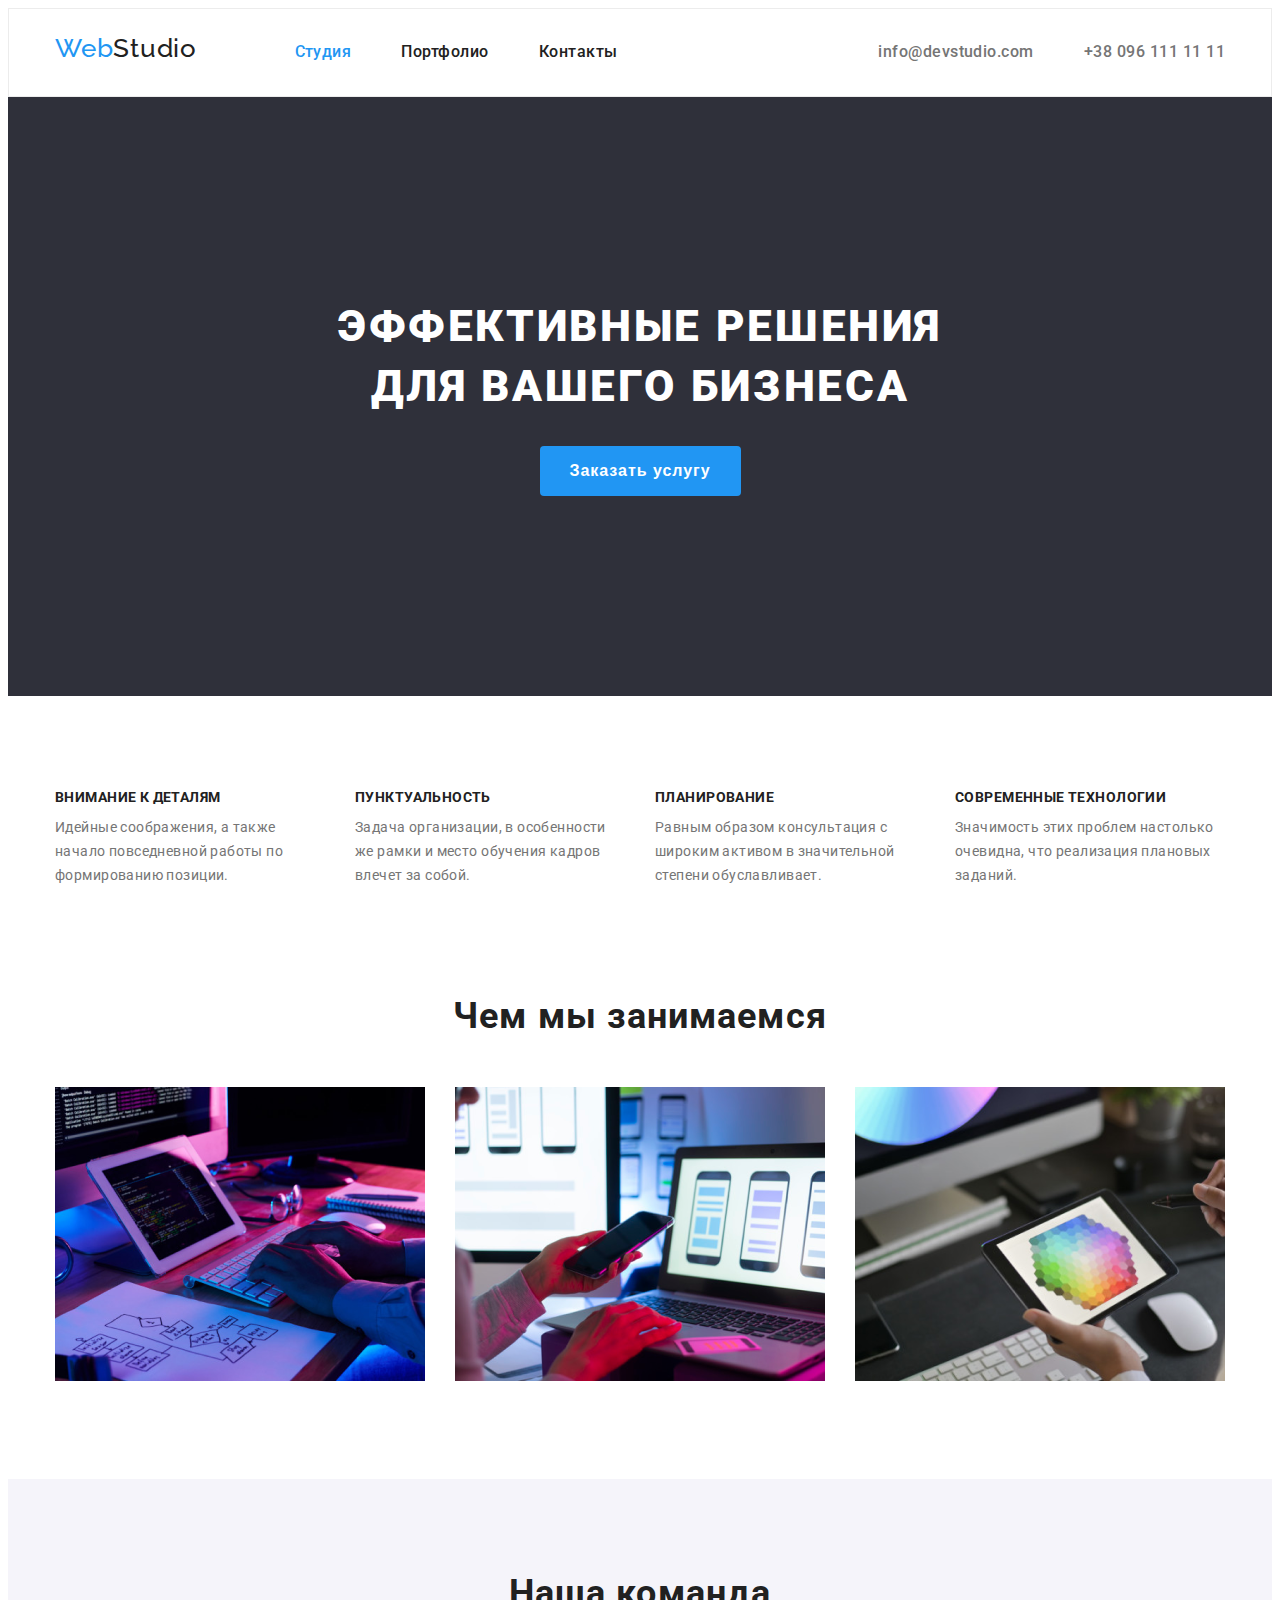
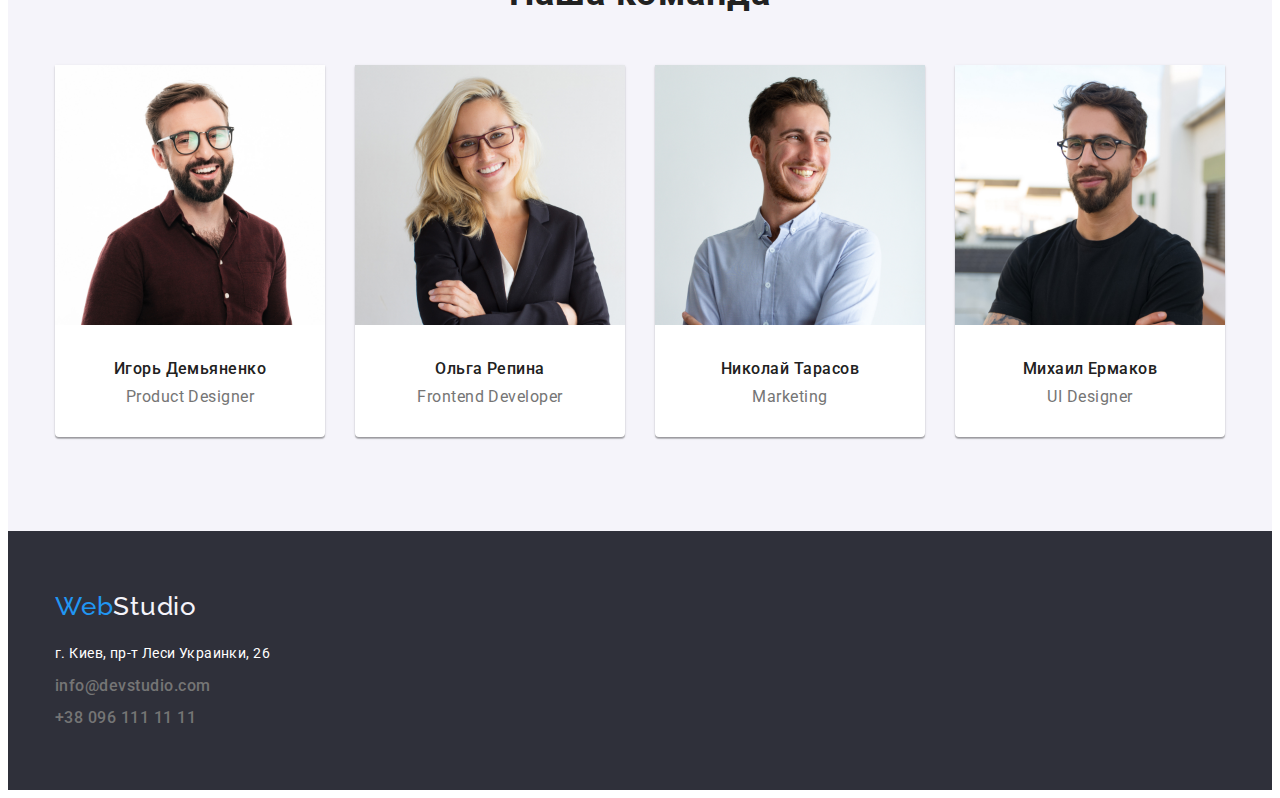
<file: index.html>
<!DOCTYPE html>
<html lang="ru">
  <head>
    <meta charset="UTF-8" />
    <meta name="viewport" content="width=device-width, initial-scale=1.0" />
    <title>WebStudio</title>
    <link rel="preconnect" href="https://fonts.gstatic.com" />
    <link
      href="https://fonts.googleapis.com/css2?family=Raleway:wght@700&family=Roboto:wght@400;500;700;900&display=swap"
      rel="stylesheet"
    />
    <link
      rel="stylesheet"
      href="https://cdnjs.cloudflare.com/ajax/libs/modern-normalize/1.0.0/modern-normalize.min.css"
      integrity="sha512-ISS7cAi1PEhQ8jnbJpJZMd29NlhNj4AWYyLOSp2CE/CsHxTCu+r+t0D2yoJudVrd0/8fTVPUVDzY5Tvli75u/g=="
      crossorigin="anonymous"
    />
    <link rel="stylesheet" href="css/styles.css" />
  </head>
  <body>
    <!--Шапка сайта-->
    <header class="page-header">
      <div class="container">
        <nav class="nav">
          <a class="link logo" href="./index.html"
            ><span class="logo-part">Web</span>Studio</a
          >
          <ul class="nav list">
            <li class="nav-item">
              <a class="link nav current" href="./index.html">Студия</a>
            </li>
            <li class="nav-item">
              <a class="link nav" href="./portfolio.html">Портфолио</a>
            </li>
            <li class="nav-item"><a class="link nav" href="">Кoнтакты</a></li>
          </ul>
        </nav>
        <ul class="list contacts">
          <li class="contacts-item">
            <a class="link" href="mailto:info@devstudio.com"
              >info@devstudio.com</a
            >
          </li>
          <li class="contacts-item">
            <a class="link" href="tel:+380961111111">+38 096 111 11 11</a>
          </li>
        </ul>
      </div>
    </header>

    <main>
      <!-- Hero section -->
      <section class="dark-bg hero-section">
        <div class="container hero-container">
          <h1 class="title">
            Эффективные решения <br />
            для вашего бизнеса
          </h1>
          <button type="button" class="button">Заказать услугу</button>
        </div>
      </section>
      <!-- Особенности -->
      <section class="section">
        <div class="container">
          <h2 class="hidden-title">Особенности</h2>
          <ul class="list card-set">
            <li class="features-item">
              <h3 class="title-features">Внимание к деталям</h3>
              <p class="text">
                Идейные соображения, а также начало повседневной работы по
                формированию позиции.
              </p>
            </li>
            <li class="features-item">
              <h3 class="title-features">Пунктуальность</h3>
              <p class="text">
                Задача организации, в особенности же рамки и место обучения
                кадров влечет за собой.
              </p>
            </li>
            <li class="features-item">
              <h3 class="title-features">Планирование</h3>
              <p class="text">
                Равным образом консультация с широким активом в значительной
                степени обуславливает.
              </p>
            </li>
            <li class="features-item">
              <h3 class="title-features">Современные технологии</h3>
              <p class="text">
                Значимость этих проблем настолько очевидна, что реализация
                плановых заданий.
              </p>
            </li>
          </ul>
        </div>
      </section>
      <!-- Чем мы занимаемся -->
      <section class="section gallery">
        <div class="container">
          <h2 class="second-title">Чем мы занимаемся</h2>
          <ul class="list card-set">
            <li class="gallery-item">
              <img
                width="370"
                src="./images/img.png"
                alt="компьютер и планшет"
              />
            </li>
            <li class="gallery-item">
              <img width="370" src="./images/img2.png" alt="Компьютер" />
            </li>
            <li class="gallery-item">
              <img width="370" src="./images/img3.png" alt="планшет" />
            </li>
          </ul>
        </div>
      </section>
      <!--Наша комнада-->
      <section class="section team">
        <div class="container">
          <h2 class="second-title">Наша команда</h2>
          <ul class="list card-set">
            <li class="team-cards">
              <img
                width="270"
                src="./images/demyanenko.jpg"
                alt="Фото Игоря Демьяненко"
              />
              <div class="card-text">
              <h3 class="team-names">Игорь Демьяненко</h3>
              <p class="position">Product Designer</p>
              </div>
            </li>
            <li class="team-cards">
              <img
                width="270"
                src="./images/repina.jpg"
                alt="Фото Ольги Репиной"
              />
              <div class="card-text">
              <h3 class="team-names">Ольга Репина</h3>
              <p class="position">Frontend Developer</p>
              </div>
              </li>
            </li>
            <li class="team-cards">
              <img
                width="270"
                src="./images/tarasov.jpg"
                alt="Фото Николая Тарасова"
              />
              <div class="card-text">
              <h3 class="team-names">Николай Тарасов</h3>
              <p class="position">Marketing</p>
              </div>
            </li>
            <li class="team-cards">
              <img
                width="270"
                src="./images/yermakov.jpg"
                alt="Фото Михаила Ермакова"
              />
              <div class="card-text">
              <h3 class="team-names">Михаил Ермаков</h3>
              <p class="position">UI Designer</p>
              </div>
            </li>
          </ul>
        </div>
      </section>
    </main>
    <footer class="dark-bg footer">
      <div class="container">
        <a class="link logo white" href="./index.html"
          ><span class="logo-part">Web</span>Studio</a
        >
        <address class="address">
          <p class="text address">г. Киев, пр-т Леси Украинки, 26</p>
          <ul class="list">
            <li class="footer-item">
              <a class="link" href="mailto:info@devstudio.com"
                >info@devstudio.com</a
              >
            </li>
            <li class="footer-item">
              <a class="link" href="tel:+380961111111">+38 096 111 11 11</a>
            </li>
          </ul>
        </address>
      </div>
    </footer>
  </body>
</html>
</file>
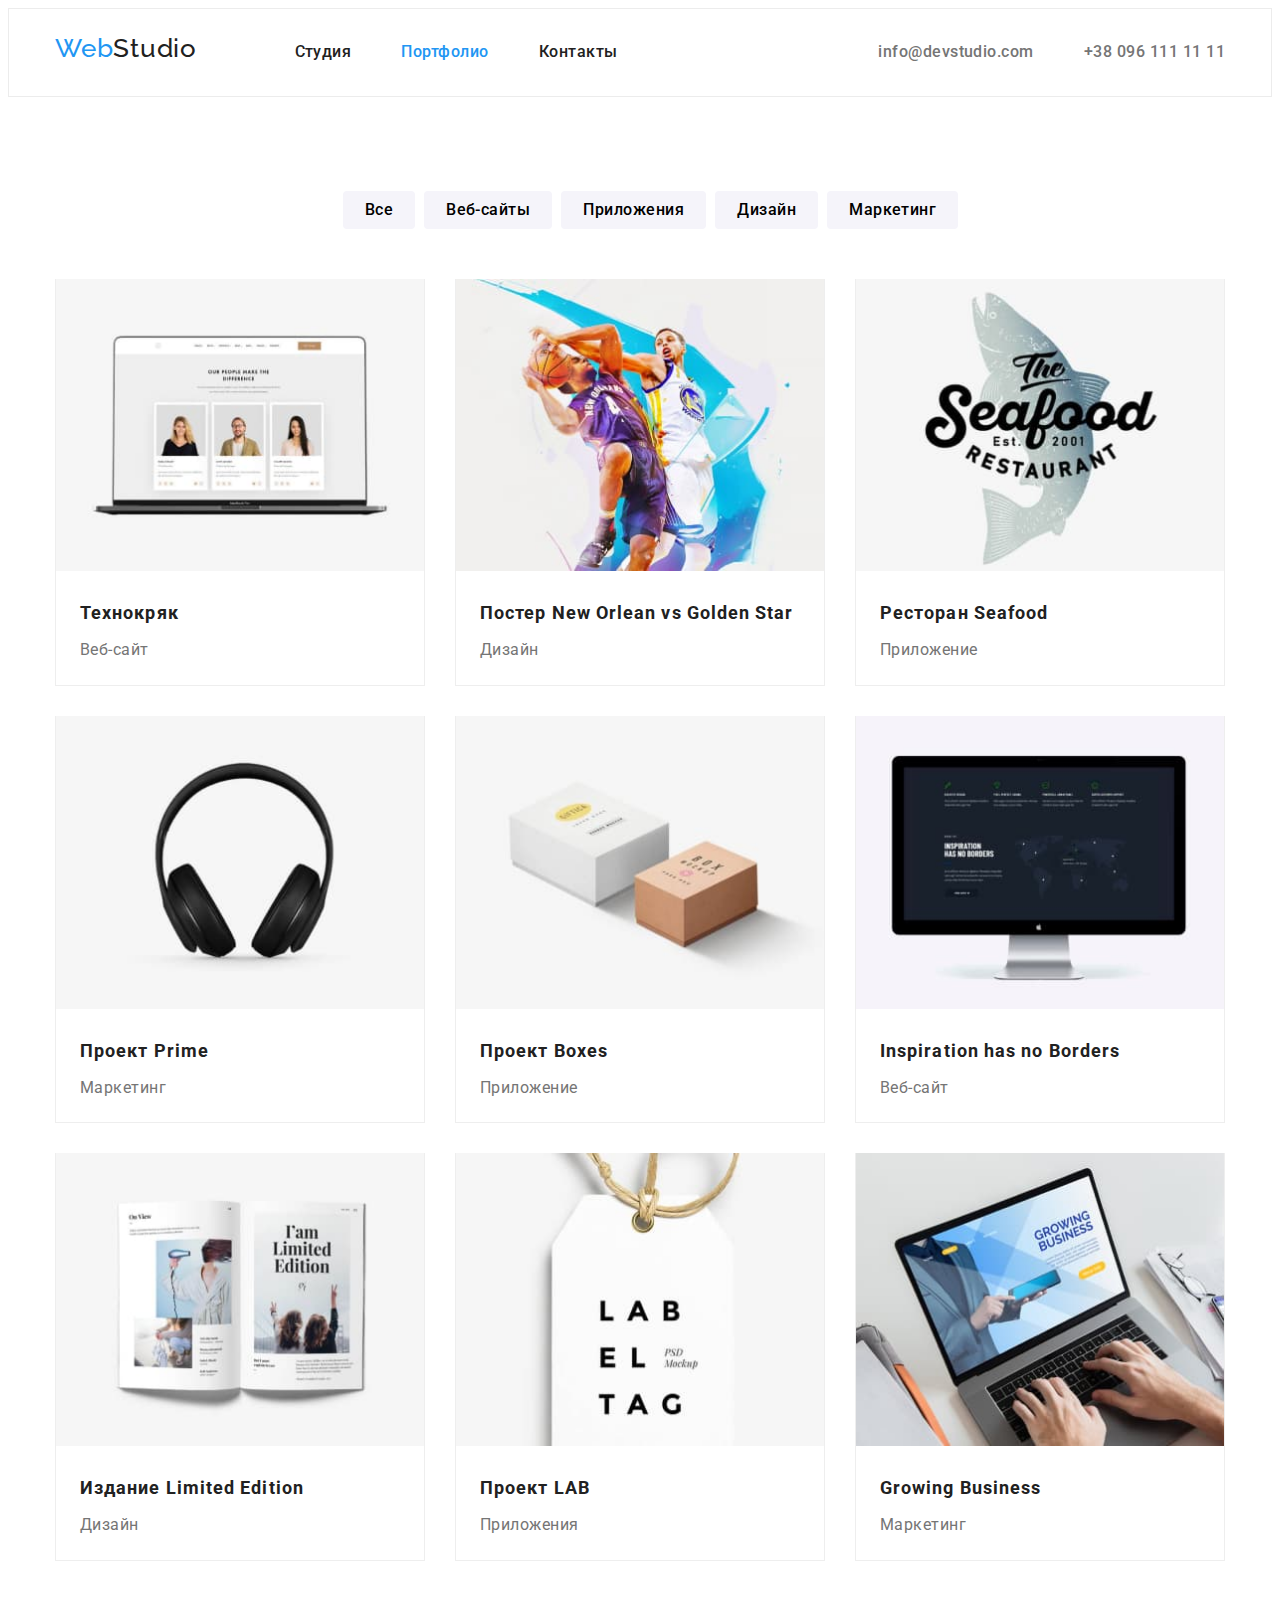
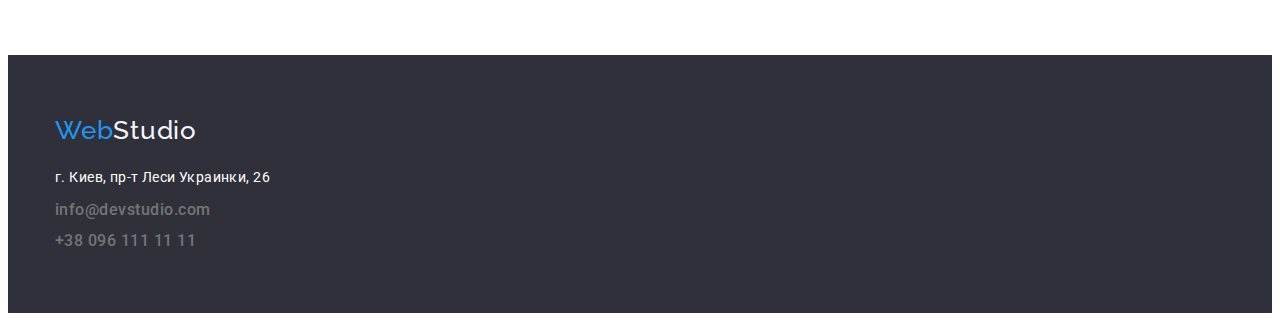
<file: portfolio.html>
<!DOCTYPE html>
<html lang="ru">
  <head>
    <meta charset="UTF-8" />
    <meta name="viewport" content="width=device-width, initial-scale=1.0" />
    <title>WebStudio</title>
    <link rel="preconnect" href="https://fonts.gstatic.com" />
    <link
      href="https://fonts.googleapis.com/css2?family=Raleway:wght@700&family=Roboto:wght@400;500;700;900&display=swap"
      rel="stylesheet"
    />
    <link
      rel="stylesheet"
      href="https://cdnjs.cloudflare.com/ajax/libs/modern-normalize/1.0.0/modern-normalize.min.css"
      integrity="sha512-ISS7cAi1PEhQ8jnbJpJZMd29NlhNj4AWYyLOSp2CE/CsHxTCu+r+t0D2yoJudVrd0/8fTVPUVDzY5Tvli75u/g=="
      crossorigin="anonymous"
    />
    <link rel="stylesheet" href="css/styles.css" />
  </head>
  <body>
    <!--Шапка сайта-->
    <header class="page-header">
      <div class="container">
        <nav class="nav">
          <a class="link logo" href="./index.html"
            ><span class="logo-part">Web</span>Studio</a
          >
          <ul class="nav list">
            <li class="nav-item">
              <a class="link nav" href="./index.html">Студия</a>
            </li>
            <li class="nav-item">
              <a class="link nav current" href="./portfolio.html">Портфолио</a>
            </li>
            <li class="nav-item"><a class="link nav" href="">Кoнтакты</a></li>
          </ul>
        </nav>
        <ul class="list contacts">
          <li class="contacts-item">
            <a class="link" href="mailto:info@devstudio.com"
              >info@devstudio.com</a
            >
          </li>
          <li class="contacts-item">
            <a class="link" href="tel:+380961111111">+38 096 111 11 11</a>
          </li>
        </ul>
      </div>
    </header>
    <main>
      <section class="section">
        <div class="container">
          <h1 class="hidden-title">Портфолио</h1>
          <ul class="list card-set menu-item">
            <li class="menu">
              <button type="button" class="button-menu">Все</button>
            </li>
            <li class="menu">
              <button type="button" class="button-menu">Веб-сайты</button>
            </li>
            <li class="menu">
              <button type="button" class="button-menu">Приложения</button>
            </li>
            <li class="menu">
              <button type="button" class="button-menu">Дизайн</button>
            </li>
            <li class="menu">
              <button type="button" class="button-menu">Маркетинг</button>
            </li>
          </ul>

          <ul class="list card-set">
            <li class="portfolio-card">
              <img
                src="./images/portfolio/img1.jpg"
                alt="Технокряк"
                width="368"
              />
              <div class="portfolio-text">
                <h2 class="portfolio-tittle">Технокряк</h2>
                <p class="portfolio-item">Веб-сайт</p>
              </div>
            </li>

            <li class="portfolio-card">
              <img
                src="./images/portfolio/img2.jpg"
                alt="Постер New Orlean vs Golden Star"
                width="368"
              />
              <div class="portfolio-text">
                <h2 class="portfolio-tittle">
                  Постер New Orlean vs Golden Star
                </h2>
                <p class="portfolio-item">Дизайн</p>
              </div>
            </li>

            <li class="portfolio-card">
              <img
                src="./images/portfolio/img3.jpg"
                alt="Ресторан Seafood"
                width="368"
              />
              <div class="portfolio-text">
                <h2 class="portfolio-tittle">Ресторан Seafood</h2>
                <p class="portfolio-item">Приложение</p>
              </div>
            </li>
            <li class="portfolio-card">
              <img
                src="./images/portfolio/img4.jpg"
                alt="Проект Prime"
                width="368"
              />
              <div class="portfolio-text">
                <h2 class="portfolio-tittle">Проект Prime</h2>
                <p class="portfolio-item">Маркетинг</p>
              </div>
            </li>
            <li class="portfolio-card">
              <img
                src="./images/portfolio/img5.jpg"
                alt="Проект Boxes"
                width="368"
              />
              <div class="portfolio-text">
                <h2 class="portfolio-tittle">Проект Boxes</h2>
                <p class="portfolio-item">Приложение</p>
              </div>
            </li>
            <li class="portfolio-card">
              <img
                src="./images/portfolio/img6.jpg"
                alt="Inspiration has no Borders"
                width="368"
              />
              <div class="portfolio-text">
                <h2 class="portfolio-tittle">Inspiration has no Borders</h2>
                <p class="portfolio-item">Веб-сайт</p>
              </div>
            </li>
            <li class="portfolio-card">
              <img
                src="./images/portfolio/img7.jpg"
                alt="Издание Limited Edition"
                width="368"
              />
              <div class="portfolio-text">
                <h2 class="portfolio-tittle">Издание Limited Edition</h2>
                <p class="portfolio-item">Дизайн</p>
              </div>
            </li>
            <li class="portfolio-card">
              <img
                src="./images/portfolio/img8.jpg"
                alt="Проект LAB"
                width="368"
              />
              <div class="portfolio-text">
                <h2 class="portfolio-tittle">Проект LAB</h2>
                <p class="portfolio-item">Приложения</p>
              </div>
            </li>
            <li class="portfolio-card">
              <img
                src="./images/portfolio/img9.jpg"
                alt="Growing Business"
                width="368"
              />
              <div class="portfolio-text">
                <h2 class="portfolio-tittle">Growing Business</h2>
                <p class="portfolio-item">Маркетинг</p>
              </div>
            </li>
          </ul>
        </div>
      </section>
    </main>
    <footer class="dark-bg footer">
      <div class="container">
        <a class="link logo white" href="./index.html"
          ><span class="logo-part">Web</span>Studio</a
        >
        <address class="address">
          <p class="text address">г. Киев, пр-т Леси Украинки, 26</p>
          <ul class="list">
            <li class="footer-item">
              <a class="link" href="mailto:info@devstudio.com"
                >info@devstudio.com</a
              >
            </li>
            <li class="footer-item">
              <a class="link" href="tel:+380961111111">+38 096 111 11 11</a>
            </li>
          </ul>
        </address>
      </div>
    </footer>
  </body>
</html>
</file>
<file: css/styles.css>
:root {
  --primary-color: #757575;
  --secondary-color: #212121;
  --accent-color: #2196f3;
  --main-font: "Roboto";
  --accent-font: "Raleway";
  --prime-bg: #e5e5e5;
  --secondary-bg: #f5f4fa;
  --dark-bg: #2f303a;
}
html {
  box-sizing: border-box;
}

*,
*::before,
*::after {
  box-sizing: inherit;
}

h1,
h2,
h3,
h4,
h5,
h6,
p {
  margin-top: 0;
}

.list {
  list-style: none;
  padding-left: 0;
  margin: 0;
}

/* img {
  display: block;
  max-width: 100%;
  height: auto; */

body {
  font-family: var(--main-font), sans-serif;
  font-size: 16px;
  letter-spacing: 0.03em;
  color: var(--primary-color);
  font-weight: 400;
}

.link {
  color: inherit;
  text-decoration: none;
  line-height: 1.43;
  font-weight: 500;
  padding-top: 32px;
  padding-bottom: 32px;
}

.container {
  width: 1200px;
  padding-right: 15px;
  padding-left: 15px;
  margin-left: auto;
  margin-right: auto;
}

.nav.list {
  display: inline-flex;
}

.nav-item:not(:last-child) {
  margin-right: 50px;
}

.contacts-item:not(:last-child) {
  margin-right: 50px;
}

.page-header .container {
  display: flex;
  align-items: center;
}
.nav {
  margin-right: auto;
  align-items: center;
}
.page-header .list.contacts {
  display: flex;
}

.page-header {
  /* padding-top: 30px;
  padding-bottom: 30px; */
  border: 1px solid #ececec;
}

.link.nav {
  color: var(--secondary-color);
  display: inline-block;
}
.link.nav.current {
  color: var(--accent-color);
}
.link:hover,
.link:focus,
.link:active {
  color: var(--accent-color);
}

.address {
  font-style: inherit;
  margin: 0;
}
.link.logo {
  color: var(--secondary-color);
  font-family: var(--accent-font);
  font-size: 26px;
  letter-spacing: 0.03em;
  line-height: 1.19;
  margin-right: 93px;
  /* display: inline-block; */
}
.link.logo.white {
  color: #f5f4fa;
}
.logo-part {
  color: var(--accent-color);
}
.dark-bg {
  background-color: var(--dark-bg);
}
.hero-section {
  margin-left: auto;
  margin-right: auto;
  padding: 200px 0px;
}

.hero-container {
  max-width: 696px;
}

.title {
  font-size: 44px;
  line-height: 1.36;
  letter-spacing: 0.06em;
  text-transform: uppercase;
  text-align: center;
  font-weight: 900;
  color: #ffffff;
}
.button {
  font-size: 16px;
  line-height: 1.87;
  font-weight: 700;
  display: flex;
  text-align: center;
  align-items: center;
  letter-spacing: 0.06em;
  color: white;
  background-color: var(--accent-color);
  cursor: pointer;
  margin-left: auto;
  margin-right: auto;
  /* margin-bottom: 200px; */
  border: none;
  border-radius: 4px;
  padding-left: 30px;
  padding-right: 30px;
  padding-top: 10px;
  padding-bottom: 10px;
}
.button:focus {
  background-color: var(--accent-color);
}
.hidden-title {
  /* visibility: hidden;
  height: 0; */
  position: absolute;
  clip: rect(0 0 0 0);
  width: 1px;
  height: 1px;
  margin: -1px;
}
.title-features {
  font-size: 14px;
  line-height: 1.14;
  letter-spacing: 0.03em;
  text-transform: uppercase;
  color: var(--secondary-color);
  font-weight: 700;
  margin-bottom: 10px;
}

.text {
  font-size: 14px;
  line-height: 1.71;
  letter-spacing: 0.03em;
  color: var(--primary-color);
}
.section {
  padding-top: 94px;
  padding-bottom: 94px;
}
.section.team {
  background-color: var(--secondary-bg);
}
.section.gallery {
  padding-top: 0;
}

.second-title {
  font-size: 36px;
  line-height: 1.16;
  text-align: center;
  letter-spacing: 0.03em;
  color: var(--secondary-color);
  font-weight: 700;
  margin-bottom: 50px;
}
.card-set {
  display: flex;
  flex-wrap: wrap;
  margin-right: -30px;
}
.features-item {
  width: 270px;
  /* height: 101px; */
  margin-right: 30px;
  flex-basis: calc((100% - 4 * 30px) / 4);
}

.gallery-item {
  margin-right: 30px;
  flex-basis: calc((100% - 3 * 30px) / 3);
}

.team-names {
  font-weight: 500;
  font-size: 16px;
  line-height: 1.187;
  letter-spacing: 0.03em;
  color: var(--secondary-color);
  /* padding-top: 30px; */
  margin-bottom: 0;
}
.team-cards {
  text-align: center;
  margin-right: 30px;
  flex-basis: calc((100% - 4 * 30px) / 4);
  background-color: #fff;
  box-shadow: 0px 1px 3px rgba(0, 0, 0, 0.12), 0px 1px 1px rgba(0, 0, 0, 0.14),
    0px 2px 1px rgba(0, 0, 0, 0.2);
  border-radius: 0px 0px 4px 4px;
}
.card-text {
  padding: 30px;
}
.position {
  font-size: 16px;
  line-height: 1.18;
  letter-spacing: 0.03em;
  color: var(--primary-color);
  padding-top: 10px;
  /* padding-bottom: 30px; */
  margin-bottom: 0;
}

.dark-bg.footer {
  padding-top: 60px;
  padding-bottom: 60px;
}
.text.address {
  color: #ffffff;
  margin-top: 20px;
}
.footer-item {
  margin-top: 9px;
}
.button-menu {
  background: var(--secondary-bg);
  border-radius: 4px;
  font-family: Roboto;
  font-size: 16px;
  line-height: 1.62;
  text-align: center;
  letter-spacing: 0.03em;
  align-items: center;
  font-weight: 500;
  border: none;
  padding-left: 22px;
  padding-right: 22px;
  padding-top: 6px;
  padding-bottom: 6px;
}
.button-menu:hover,
.button-menu:focus {
  background-color: var(--accent-color);
  color: #ffffff;
  box-shadow: 0px 3px 1px rgba(0, 0, 0, 0.1), 0px 1px 2px rgba(0, 0, 0, 0.08),
    0px 2px 2px rgba(0, 0, 0, 0.12);
}
.menu {
  text-align: center;
  margin-right: 9px;
}
.list.menu-item {
  justify-content: center;
  margin-bottom: 50px;
}
.portfolio-text {
  /* margin-left: 24px;
  margin-top: 20px; */
  padding-left: 24px;
  padding-right: 24px;
  padding-top: 20px;
  padding-bottom: 20px;
}

.portfolio-tittle {
  font-weight: 700;
  font-size: 18px;
  line-height: 2;
  letter-spacing: 0.06em;
  color: var(--secondary-color);
  /* margin-top: 20px; */
  /* margin-left: 24px; */
  margin-bottom: 0;
}
.portfolio-item {
  font-size: 16px;
  line-height: 1.87;
  letter-spacing: 0.03em;
  color: var(--primary-color);
  /* margin-left: 24px; */
  /* margin-bottom: 20px; */
  margin-top: 4px;
  margin-block-end: 0em;
}
.portfolio-card {
  margin-right: 30px;
  flex-basis: calc((100% - 9 * 30px) / 9);
  border: 1px solid #eeeeee;
  width: 370px;
  margin-bottom: 30px;
  min-height: 404px;
  border-top: none;
}

.portfolio-card:nth-child(3n) {
  margin-right: 0;
}

.portfolio-card:nth-last-child(-n + 3) {
  margin-bottom: 0;
}
</file>
